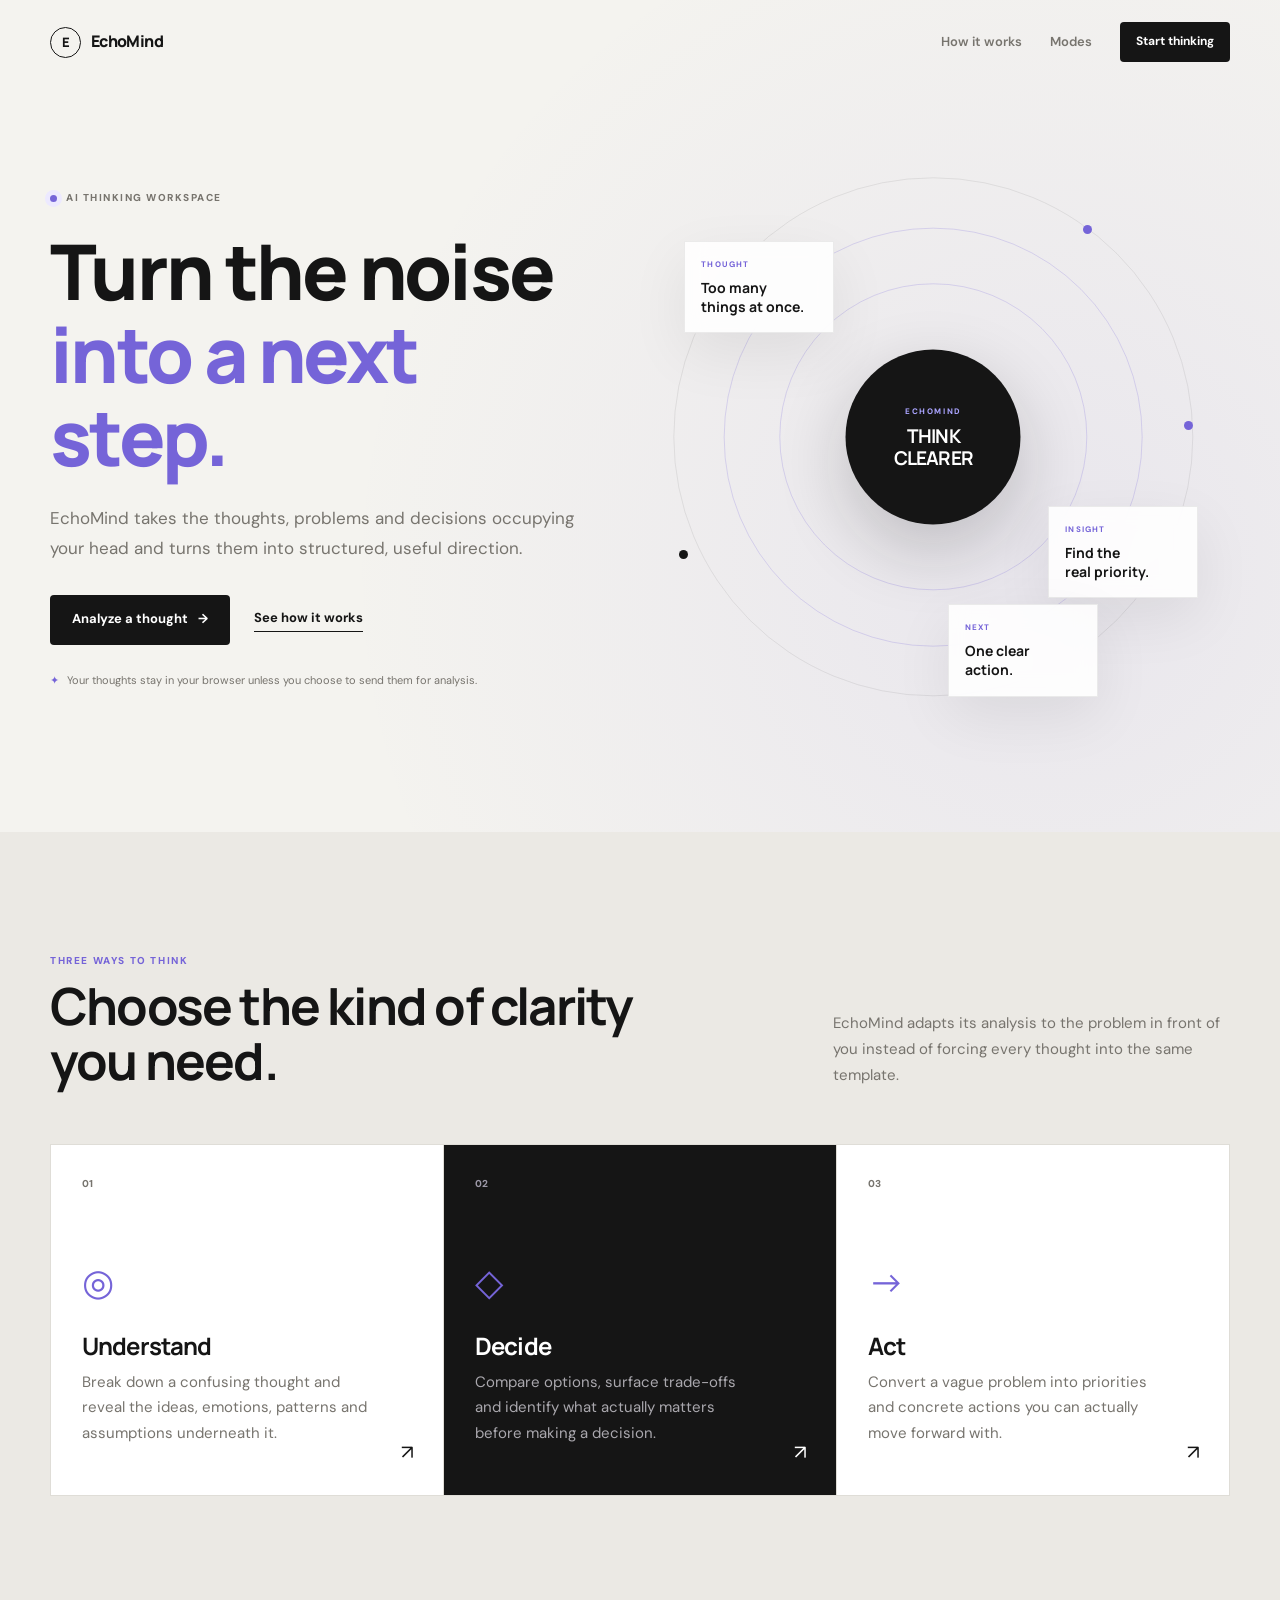
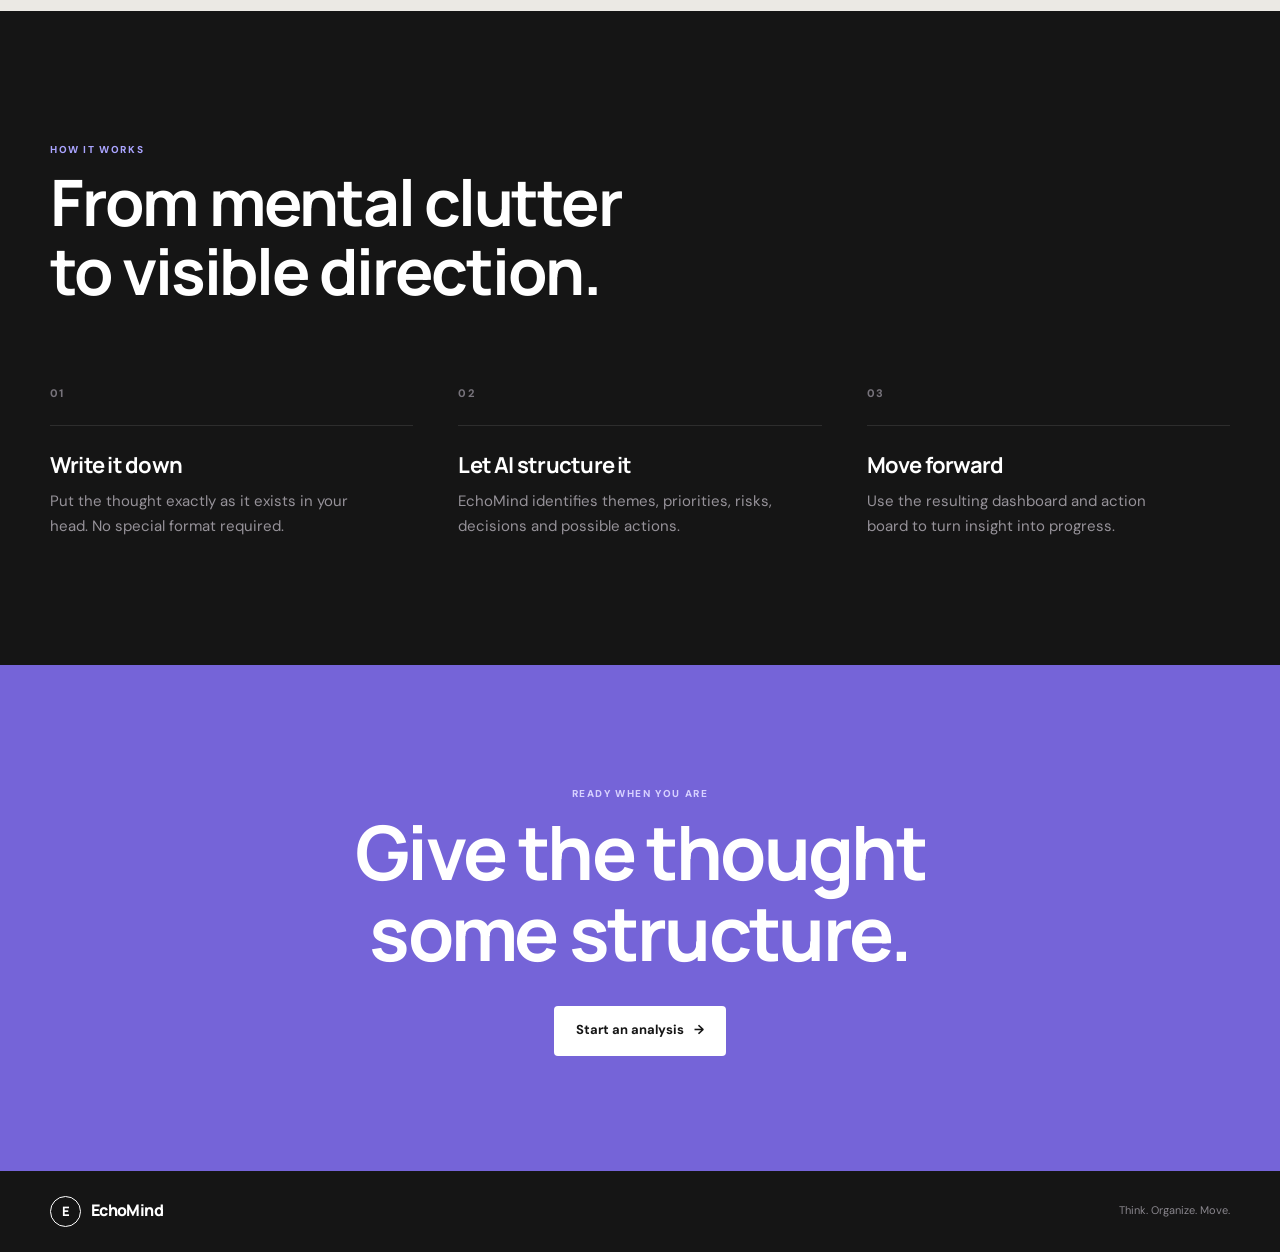
<file: index.html>
<!doctype html>
<html lang="en">
  <head>
    <meta charset="UTF-8" />
    <meta name="viewport" content="width=device-width, initial-scale=1.0" />

    <title>EchoMind | Think. Organize. Move.</title>

    <meta
      name="description"
      content="EchoMind turns complex thoughts into clear insights, priorities, decisions and actions." />

    <link rel="preconnect" href="https://fonts.googleapis.com" />
    <link rel="preconnect" href="https://fonts.gstatic.com" crossorigin />

    <link
      href="https://fonts.googleapis.com/css2?family=DM+Sans:wght@400;500;600;700&family=Manrope:wght@600;700;800&display=swap"
      rel="stylesheet" />

    <link rel="stylesheet" href="css/style.css" />
  </head>

  <body>
    <!-- =========================================================
       LANDING
  ========================================================== -->
    <section id="landingPage" class="screen landing-screen">
      <nav class="landing-nav">
        <div class="wrap nav-inner">
          <button
            class="brand brand-button"
            data-route="landing"
            aria-label="EchoMind home">
            <span class="brand-mark">E</span>
            <span class="brand-name">EchoMind</span>
          </button>

          <div class="desktop-nav">
            <a href="#how">How it works</a>
            <a href="#modes">Modes</a>
            <button class="nav-cta" data-route="input">Start thinking</button>
          </div>

          <button
            id="menuBtn"
            class="menu-btn"
            type="button"
            aria-label="Open menu"
            aria-expanded="false">
            <span></span>
            <span></span>
          </button>
        </div>

        <div id="mobileNav" class="mobile-nav" hidden>
          <a href="#how">How it works</a>
          <a href="#modes">Modes</a>
          <button data-route="input">Start thinking</button>
        </div>
      </nav>

      <main>
        <section class="hero-section">
          <div class="wrap hero-grid">
            <div class="hero-copy">
              <div class="eyebrow">
                <span class="eyebrow-dot"></span>
                AI thinking workspace
              </div>

              <h1>
                Turn the noise
                <span>into a next step.</span>
              </h1>

              <p class="hero-description">
                EchoMind takes the thoughts, problems and decisions occupying
                your head and turns them into structured, useful direction.
              </p>

              <div class="hero-actions">
                <button class="btn primary large" data-route="input">
                  Analyze a thought
                  <span>→</span>
                </button>

                <a class="text-link" href="#how"> See how it works </a>
              </div>

              <div class="hero-note">
                <span>✦</span>
                Your thoughts stay in your browser unless you choose to send
                them for analysis.
              </div>
            </div>

            <div class="hero-visual">
              <div class="orbital-system">
                <div class="orbit orbit-one"></div>
                <div class="orbit orbit-two"></div>
                <div class="orbit orbit-three"></div>

                <div class="hero-core">
                  <span class="core-label">ECHOMIND</span>
                  <strong>THINK<br />CLEARER</strong>
                </div>

                <div class="float-card card-one">
                  <span class="mini-label">THOUGHT</span>
                  <strong>Too many<br />things at once.</strong>
                </div>

                <div class="float-card card-two">
                  <span class="mini-label">INSIGHT</span>
                  <strong>Find the<br />real priority.</strong>
                </div>

                <div class="float-card card-three">
                  <span class="mini-label">NEXT</span>
                  <strong>One clear<br />action.</strong>
                </div>

                <div class="orbit-dot dot-one"></div>
                <div class="orbit-dot dot-two"></div>
                <div class="orbit-dot dot-three"></div>
              </div>
            </div>
          </div>
        </section>

        <section id="modes" class="modes-section">
          <div class="wrap">
            <div class="section-heading">
              <div>
                <span class="section-kicker">Three ways to think</span>
                <h2>Choose the kind of clarity you need.</h2>
              </div>

              <p>
                EchoMind adapts its analysis to the problem in front of you
                instead of forcing every thought into the same template.
              </p>
            </div>

            <div class="mode-showcase">
              <article class="mode-feature">
                <span class="mode-number">01</span>
                <div class="mode-symbol">◎</div>
                <h3>Understand</h3>
                <p>
                  Break down a confusing thought and reveal the ideas, emotions,
                  patterns and assumptions underneath it.
                </p>
                <span class="mode-arrow">↗</span>
              </article>

              <article class="mode-feature featured">
                <span class="mode-number">02</span>
                <div class="mode-symbol">◇</div>
                <h3>Decide</h3>
                <p>
                  Compare options, surface trade-offs and identify what actually
                  matters before making a decision.
                </p>
                <span class="mode-arrow">↗</span>
              </article>

              <article class="mode-feature">
                <span class="mode-number">03</span>
                <div class="mode-symbol">→</div>
                <h3>Act</h3>
                <p>
                  Convert a vague problem into priorities and concrete actions
                  you can actually move forward with.
                </p>
                <span class="mode-arrow">↗</span>
              </article>
            </div>
          </div>
        </section>

        <section id="how" class="how-section">
          <div class="wrap">
            <div class="how-intro">
              <span class="section-kicker light">How it works</span>
              <h2>
                From mental clutter
                <br />
                to visible direction.
              </h2>
            </div>

            <div class="steps-grid">
              <div class="step">
                <span>01</span>
                <div class="step-line"></div>
                <h3>Write it down</h3>
                <p>
                  Put the thought exactly as it exists in your head. No special
                  format required.
                </p>
              </div>

              <div class="step">
                <span>02</span>
                <div class="step-line"></div>
                <h3>Let AI structure it</h3>
                <p>
                  EchoMind identifies themes, priorities, risks, decisions and
                  possible actions.
                </p>
              </div>

              <div class="step">
                <span>03</span>
                <div class="step-line"></div>
                <h3>Move forward</h3>
                <p>
                  Use the resulting dashboard and action board to turn insight
                  into progress.
                </p>
              </div>
            </div>
          </div>
        </section>

        <section class="landing-cta">
          <div class="wrap cta-inner">
            <span class="section-kicker">Ready when you are</span>
            <h2>Give the thought<br />some structure.</h2>
            <button class="btn light large" data-route="input">
              Start an analysis
              <span>→</span>
            </button>
          </div>
        </section>
      </main>

      <footer class="landing-footer">
        <div class="wrap footer-inner">
          <div class="brand">
            <span class="brand-mark">E</span>
            <span class="brand-name">EchoMind</span>
          </div>

          <p>Think. Organize. Move.</p>
        </div>
      </footer>
    </section>

    <!-- =========================================================
       INPUT
  ========================================================== -->
    <section id="inputPage" class="screen workspace-screen" hidden>
      <div class="workspace-layout">
        <aside class="sidebar" id="workspaceSidebar">
          <div class="sidebar-top">
            <button
              class="sidebar-brand"
              data-route="landing"
              aria-label="EchoMind home">
              <span class="brand-mark">E</span>
              <span>EchoMind</span>
            </button>

            <div class="workspace-label">WORKSPACE</div>

            <nav class="sidebar-nav">
              <button class="side-link active" data-route="input">
                <span class="side-icon">＋</span>
                <span>New analysis</span>
              </button>

              <button class="side-link" data-route="dashboard">
                <span class="side-icon">◈</span>
                <span>Dashboard</span>
              </button>

              <button class="side-link" data-route="actions">
                <span class="side-icon">✓</span>
                <span>Action board</span>
              </button>

              <button class="side-link" data-route="history">
                <span class="side-icon">◷</span>
                <span>History</span>
              </button>
            </nav>
          </div>

          <div class="sidebar-bottom">
            <div class="api-status">
              <span class="status-dot"></span>
              <div>
                <small>AI ENGINE</small>
                <strong>OpenRouter</strong>
              </div>
            </div>

            <button id="sidebarSettings" class="sidebar-settings">
              <span>⚙</span>
              Settings
            </button>
          </div>
        </aside>

        <main class="workspace-content">
          <header class="workspace-topbar">
            <div class="topbar-left">
              <button
                class="mobile-sidebar-btn"
                data-sidebar-toggle
                type="button"
                aria-label="Open workspace menu">
                <span></span>
                <span></span>
              </button>

              <div>
                <span class="topbar-kicker">Workspace</span>
                <h1>New analysis</h1>
              </div>
            </div>

            <div class="topbar-actions">
              <button
                class="icon-button"
                id="settingsBtn"
                aria-label="Settings">
                ⚙
              </button>
            </div>
          </header>

          <div class="workspace-page input-page">
            <div class="page-intro">
              <span class="section-kicker">Clear the noise</span>
              <h2>What's on your mind?</h2>
              <p>
                Write freely. EchoMind will organize the thought after you
                submit it.
              </p>
            </div>

            <form id="thoughtForm" class="thought-form">
              <div class="thought-editor">
                <div class="editor-top">
                  <span>YOUR THOUGHT</span>
                  <span id="charCount">0 / 5000</span>
                </div>

                <textarea
                  id="thoughtInput"
                  name="thought"
                  maxlength="5000"
                  placeholder="Write about a problem, decision, concern, idea, or anything you want to understand better..."
                  required></textarea>

                <div class="editor-bottom">
                  <span>Minimum 20 characters</span>
                  <span>Private workspace</span>
                </div>
              </div>

              <div class="mode-selector">
                <div class="selector-heading">
                  <div>
                    <span class="section-kicker">Analysis mode</span>
                    <h3>What do you need from this thought?</h3>
                  </div>
                </div>

                <div class="mode-choice-grid">
                  <label class="mode-choice selected">
                    <input
                      type="radio"
                      name="mode"
                      value="understand"
                      checked />

                    <span class="choice-top">
                      <span class="choice-icon">◎</span>
                      <span class="choice-number">01</span>
                    </span>

                    <strong>Understand</strong>

                    <span>
                      Unpack the thought and identify the key ideas, patterns
                      and concerns.
                    </span>
                  </label>

                  <label class="mode-choice">
                    <input type="radio" name="mode" value="decide" />

                    <span class="choice-top">
                      <span class="choice-icon">◇</span>
                      <span class="choice-number">02</span>
                    </span>

                    <strong>Decide</strong>

                    <span>
                      Compare possibilities and clarify the trade-offs behind a
                      decision.
                    </span>
                  </label>

                  <label class="mode-choice">
                    <input type="radio" name="mode" value="act" />

                    <span class="choice-top">
                      <span class="choice-icon">→</span>
                      <span class="choice-number">03</span>
                    </span>

                    <strong>Act</strong>

                    <span>
                      Turn the thought into priorities and practical next
                      actions.
                    </span>
                  </label>
                </div>
              </div>

              <div id="formError" class="form-error" hidden></div>

              <div class="form-submit-row">
                <div class="submit-note">
                  <span>✦</span>
                  Powered by AI analysis
                </div>

                <button id="analyzeBtn" class="btn primary large" type="submit">
                  <span id="analyzeText">Analyze thought</span>
                  <span>→</span>
                </button>
              </div>

              <div id="loadingPanel" class="loading-panel" hidden>
                <span class="loading-spinner"></span>
                <div>
                  <strong>Thinking through it...</strong>
                  <p>Structuring your thought into something useful.</p>
                </div>
              </div>
            </form>
          </div>
        </main>
      </div>
    </section>

    <!-- =========================================================
       DASHBOARD
  ========================================================== -->
    <section id="dashboardPage" class="screen workspace-screen" hidden>
      <div class="workspace-layout">
        <aside class="sidebar">
          <div class="sidebar-top">
            <button class="sidebar-brand" data-route="landing">
              <span class="brand-mark">E</span>
              <span>EchoMind</span>
            </button>

            <div class="workspace-label">WORKSPACE</div>

            <nav class="sidebar-nav">
              <button class="side-link" data-route="input">
                <span class="side-icon">＋</span>
                <span>New analysis</span>
              </button>

              <button class="side-link active" data-route="dashboard">
                <span class="side-icon">◈</span>
                <span>Dashboard</span>
              </button>

              <button class="side-link" data-route="actions">
                <span class="side-icon">✓</span>
                <span>Action board</span>
              </button>

              <button class="side-link" data-route="history">
                <span class="side-icon">◷</span>
                <span>History</span>
              </button>
            </nav>
          </div>

          <div class="sidebar-bottom">
            <div class="api-status">
              <span class="status-dot"></span>
              <div>
                <small>AI ENGINE</small>
                <strong>OpenRouter</strong>
              </div>
            </div>

            <button class="sidebar-settings" data-open-settings>
              <span>⚙</span>
              Settings
            </button>
          </div>
        </aside>

        <main class="workspace-content">
          <header class="workspace-topbar">
            <div class="topbar-left">
              <button
                class="mobile-sidebar-btn"
                data-sidebar-toggle
                type="button"
                aria-label="Open workspace menu">
                <span></span>
                <span></span>
              </button>

              <div>
                <span class="topbar-kicker">Analysis workspace</span>
                <h1>Dashboard</h1>
              </div>
            </div>

            <div class="topbar-actions">
              <button class="topbar-link" data-route="history">History</button>

              <button class="topbar-link" data-route="actions">
                Action board
              </button>

              <button
                class="icon-button"
                data-open-settings
                aria-label="Settings">
                ⚙
              </button>
            </div>
          </header>

          <div class="workspace-page">
            <div class="analysis-header">
              <div>
                <div class="analysis-label-row">
                  <span class="section-kicker">AI analysis</span>
                  <span id="analysisModeBadge" class="badge"></span>
                </div>

                <h2 id="analysisTitle">Your analysis</h2>
                <p id="analysisSubtitle"></p>
              </div>

              <button class="btn outline" data-route="input">
                New thought
                <span>＋</span>
              </button>
            </div>

            <div id="dashboardContent"></div>
          </div>
        </main>
      </div>
    </section>

    <!-- =========================================================
       ACTION BOARD
  ========================================================== -->
    <section id="actionsPage" class="screen workspace-screen" hidden>
      <div class="workspace-layout">
        <aside class="sidebar">
          <div class="sidebar-top">
            <button class="sidebar-brand" data-route="landing">
              <span class="brand-mark">E</span>
              <span>EchoMind</span>
            </button>

            <div class="workspace-label">WORKSPACE</div>

            <nav class="sidebar-nav">
              <button class="side-link" data-route="input">
                <span class="side-icon">＋</span>
                <span>New analysis</span>
              </button>

              <button class="side-link" data-route="dashboard">
                <span class="side-icon">◈</span>
                <span>Dashboard</span>
              </button>

              <button class="side-link active" data-route="actions">
                <span class="side-icon">✓</span>
                <span>Action board</span>
              </button>

              <button class="side-link" data-route="history">
                <span class="side-icon">◷</span>
                <span>History</span>
              </button>
            </nav>
          </div>

          <div class="sidebar-bottom">
            <div class="api-status">
              <span class="status-dot"></span>
              <div>
                <small>AI ENGINE</small>
                <strong>OpenRouter</strong>
              </div>
            </div>

            <button class="sidebar-settings" data-open-settings>
              <span>⚙</span>
              Settings
            </button>
          </div>
        </aside>

        <main class="workspace-content">
          <header class="workspace-topbar">
            <div class="topbar-left">
              <button
                class="mobile-sidebar-btn"
                data-sidebar-toggle
                type="button"
                aria-label="Open workspace menu">
                <span></span>
                <span></span>
              </button>

              <div>
                <span class="topbar-kicker">Execution workspace</span>
                <h1>Action board</h1>
              </div>
            </div>

            <div class="topbar-actions">
              <button class="topbar-link" data-route="dashboard">
                Dashboard
              </button>

              <button class="topbar-link" data-route="history">History</button>

              <button id="newTaskBtn" class="btn primary">+ New task</button>
            </div>
          </header>

          <div class="workspace-page">
            <div class="page-intro action-intro">
              <div>
                <span class="section-kicker">Turn insight into movement</span>
                <h2>Action board</h2>
                <p>
                  Keep the next steps visible and move them forward one by one.
                </p>
              </div>
            </div>

            <div id="statsGrid" class="stats-grid"></div>

            <div class="board-heading">
              <div>
                <span class="section-kicker">Your workflow</span>
                <h3>What happens next?</h3>
              </div>
            </div>

            <div id="board" class="board"></div>

            <div class="progress-panel">
              <div class="progress-copy">
                <span class="section-kicker">Momentum</span>
                <h3 id="progressTitle">Overall progress</h3>
                <p id="progressMessage">Start with one small action.</p>
              </div>

              <strong id="progressPct">0%</strong>

              <div class="progress-track">
                <div id="progressBar" class="progress-fill"></div>
              </div>
            </div>
          </div>
        </main>
      </div>
    </section>

    <!-- =========================================================
       HISTORY
  ========================================================== -->
    <section id="historyPage" class="screen workspace-screen" hidden>
      <div class="workspace-layout">
        <aside class="sidebar">
          <div class="sidebar-top">
            <button class="sidebar-brand" data-route="landing">
              <span class="brand-mark">E</span>
              <span>EchoMind</span>
            </button>

            <div class="workspace-label">WORKSPACE</div>

            <nav class="sidebar-nav">
              <button class="side-link" data-route="input">
                <span class="side-icon">＋</span>
                <span>New analysis</span>
              </button>

              <button class="side-link" data-route="dashboard">
                <span class="side-icon">◈</span>
                <span>Dashboard</span>
              </button>

              <button class="side-link" data-route="actions">
                <span class="side-icon">✓</span>
                <span>Action board</span>
              </button>

              <button class="side-link active" data-route="history">
                <span class="side-icon">◷</span>
                <span>History</span>
              </button>
            </nav>
          </div>

          <div class="sidebar-bottom">
            <div class="api-status">
              <span class="status-dot"></span>
              <div>
                <small>AI ENGINE</small>
                <strong>OpenRouter</strong>
              </div>
            </div>

            <button class="sidebar-settings" data-open-settings>
              <span>⚙</span>
              Settings
            </button>
          </div>
        </aside>

        <main class="workspace-content">
          <header class="workspace-topbar">
            <div class="topbar-left">
              <button
                class="mobile-sidebar-btn"
                data-sidebar-toggle
                type="button"
                aria-label="Open workspace menu">
                <span></span>
                <span></span>
              </button>

              <div>
                <span class="topbar-kicker">Your thinking archive</span>
                <h1>History</h1>
              </div>
            </div>

            <div class="topbar-actions">
              <button class="topbar-link" data-route="input">
                New analysis
              </button>

              <button id="clearHistoryBtn" class="danger-action">
                Clear history
              </button>
            </div>
          </header>

          <div class="workspace-page">
            <div class="page-intro">
              <span class="section-kicker">Past analyses</span>
              <h2>Your thinking, over time.</h2>
              <p>Revisit previous thoughts, insights and decisions.</p>
            </div>

            <div class="history-toolbar">
              <label class="search-box">
                <span>⌕</span>
                <input
                  id="historySearch"
                  type="search"
                  placeholder="Search your analyses..." />
              </label>

              <select id="historyFilter">
                <option value="all">All modes</option>
                <option value="understand">Understand</option>
                <option value="decide">Decide</option>
                <option value="act">Act</option>
              </select>
            </div>

            <div id="historyList" class="history-list"></div>
          </div>
        </main>
      </div>
    </section>

    <!-- =========================================================
       MOBILE SIDEBAR OVERLAY
  ========================================================== -->
    <div id="sidebarOverlay" class="sidebar-overlay" hidden></div>

    <!-- =========================================================
       TASK MODAL
  ========================================================== -->
    <div
      id="taskModal"
      class="modal-backdrop"
      hidden
      role="dialog"
      aria-modal="true"
      aria-labelledby="taskModalTitle">
      <div class="modal">
        <div class="modal-header">
          <div>
            <span class="section-kicker">Action board</span>
            <h2 id="taskModalTitle">Create task</h2>
          </div>

          <button id="closeTaskModal" class="modal-close" aria-label="Close">
            ×
          </button>
        </div>

        <div class="modal-body">
          <label class="field">
            <span>Task title</span>
            <input
              id="taskTitle"
              type="text"
              placeholder="What needs to happen?" />
          </label>

          <div class="field-grid">
            <label class="field">
              <span>Priority</span>
              <select id="taskPriority">
                <option value="low">Low</option>
                <option value="medium" selected>Medium</option>
                <option value="high">High</option>
              </select>
            </label>

            <label class="field">
              <span>Status</span>
              <select id="taskStatus">
                <option value="todo" selected>To Do</option>
                <option value="progress">In Progress</option>
                <option value="done">Done</option>
              </select>
            </label>
          </div>
        </div>

        <div class="modal-footer">
          <button class="btn outline" id="closeTaskModal">Cancel</button>

          <button class="btn primary" id="saveTaskBtn">Create task</button>
        </div>
      </div>
    </div>

    <!-- =========================================================
       ANALYSIS MODAL
  ========================================================== -->
    <div
      id="analysisModal"
      class="modal-backdrop"
      hidden
      role="dialog"
      aria-modal="true">
      <div class="modal analysis-modal">
        <div class="modal-header">
          <div>
            <span id="modalMode" class="badge"></span>
            <h2 id="modalTitle">Analysis</h2>
          </div>

          <button
            id="closeAnalysisModal"
            class="modal-close"
            aria-label="Close">
            ×
          </button>
        </div>

        <div id="modalBody" class="modal-body analysis-modal-body"></div>
      </div>
    </div>

    <!-- =========================================================
       SETTINGS MODAL
  ========================================================== -->
    <div
      id="settingsModal"
      class="modal-backdrop"
      hidden
      role="dialog"
      aria-modal="true">
      <div class="modal">
        <div class="modal-header">
          <div>
            <span class="section-kicker">Configuration</span>
            <h2>Settings</h2>
          </div>

          <button id="closeSettings" class="modal-close" aria-label="Close">
            ×
          </button>
        </div>

        <div class="modal-body">
          <div class="settings-intro">
            <span class="settings-icon">◇</span>
            <div>
              <h3>OpenRouter API key</h3>
              <p>
                Your key is stored locally in this browser and is used to
                request AI analysis.
              </p>
            </div>
          </div>

          <label class="field">
            <span>API key</span>
            <input
              id="apiKeyInput"
              type="password"
              placeholder="sk-or-v1-..."
              autocomplete="off" />
          </label>

          <div class="security-note">
            <span>●</span>
            Stored locally. EchoMind does not send your key anywhere except when
            making the configured AI request.
          </div>
        </div>

        <div class="modal-footer modal-footer-split">
          <button id="removeKeyBtn" class="danger-action">
            Remove saved key
          </button>

          <button id="saveSettingsBtn" class="btn primary">
            Save settings
          </button>
        </div>
      </div>
    </div>

    <!-- =========================================================
       TOAST
  ========================================================== -->
    <div id="toast" class="toast" role="status" aria-live="polite"></div>

    <script type="module" src="./js/main.js"></script>
  </body>
</html>
</file>
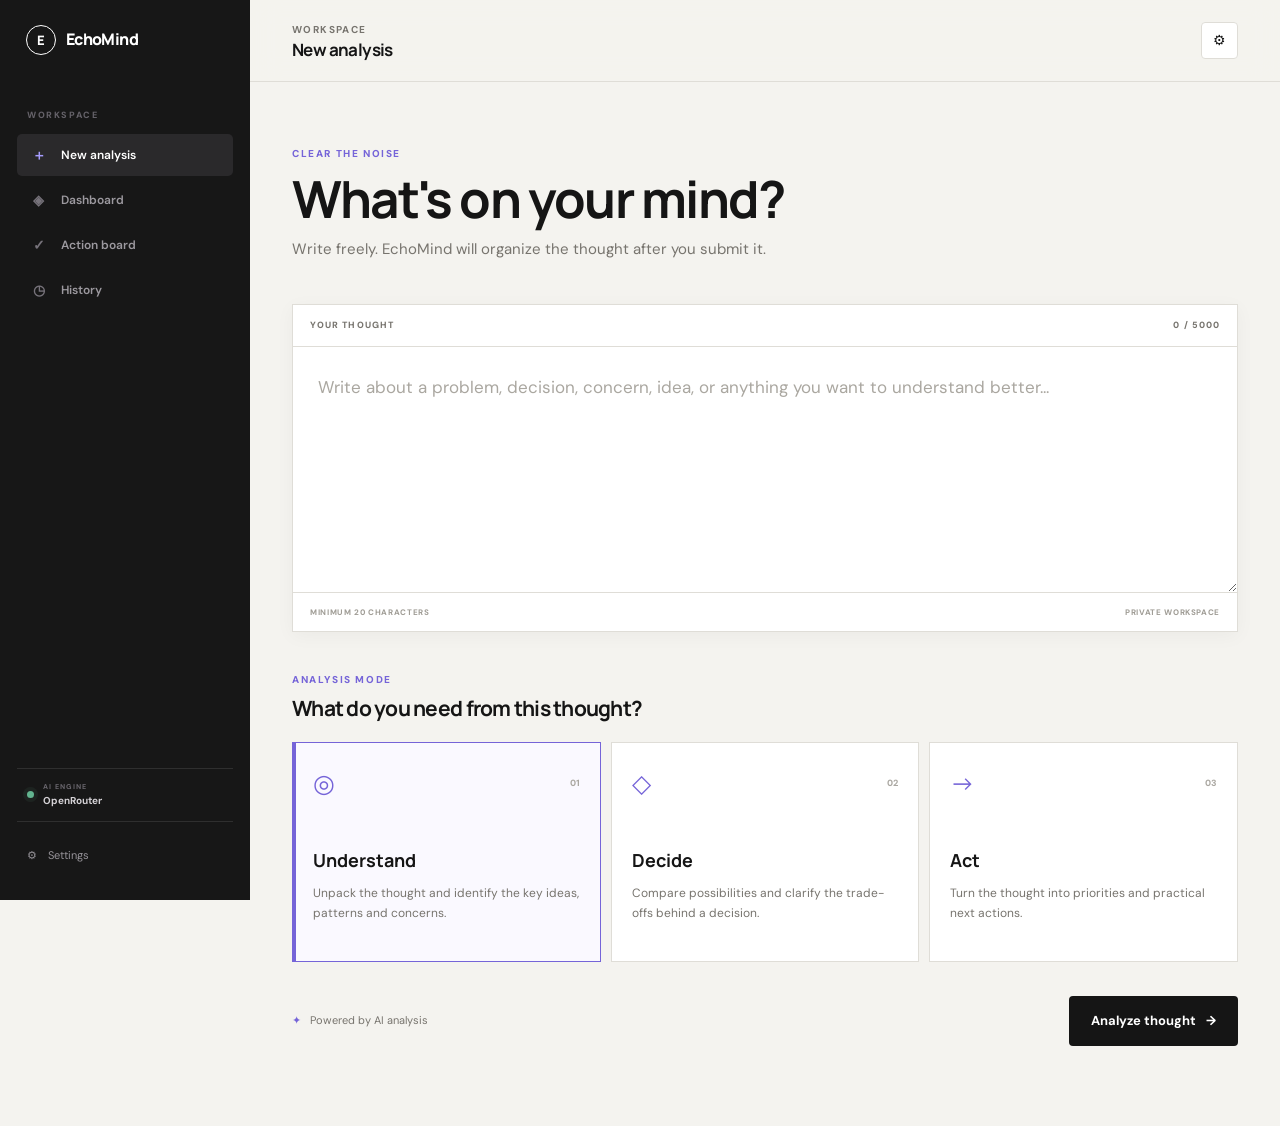
<file: Analysi_modes.html>
<!doctype html>
<html lang="en">
  <head>
    <meta charset="UTF-8" />
    <meta name="viewport" content="width=device-width,initial-scale=1.0" />
    <title>EchoMind | New Analysis</title>
    <script>
      location.replace("index.html#input");
    </script>
  </head>
  <body>
    Opening EchoMind…
  </body>
</html>
</file>
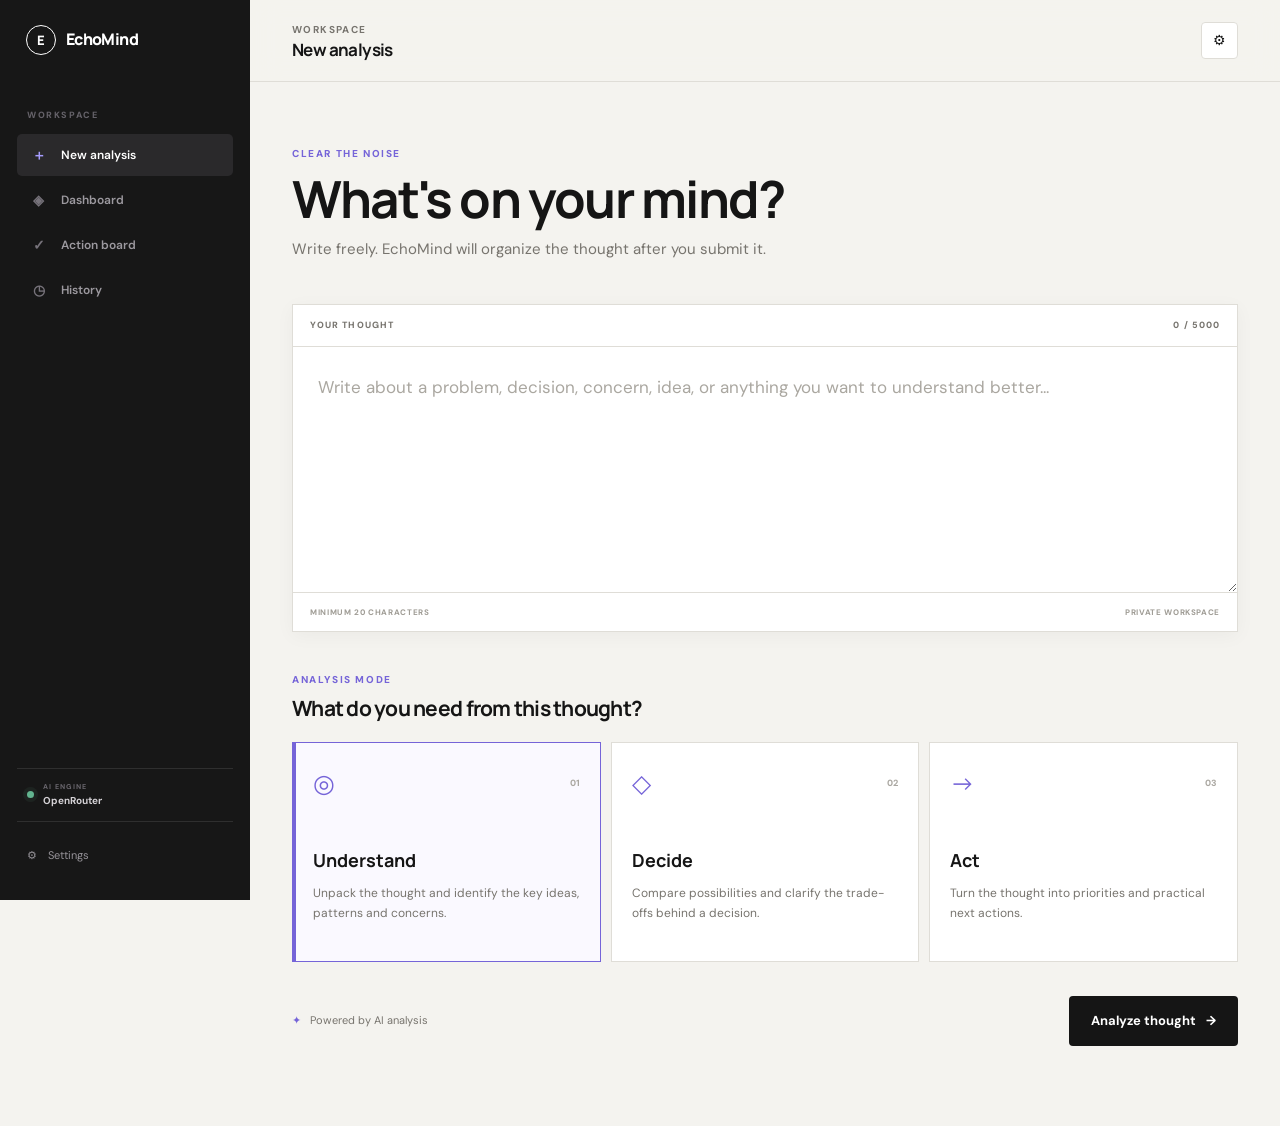
<file: Analysis_Dashboard.html>
<!doctype html>
<html lang="en">
  <head>
    <meta charset="UTF-8" />
    <meta name="viewport" content="width=device-width,initial-scale=1.0" />
    <title>EchoMind</title>
    <meta http-equiv="refresh" content="0;url=index.html#dashboard" />
    <script>
      location.replace("index.html#dashboard");
    </script>
  </head>
  <body>
    Opening EchoMind…
  </body>
</html>
</file>
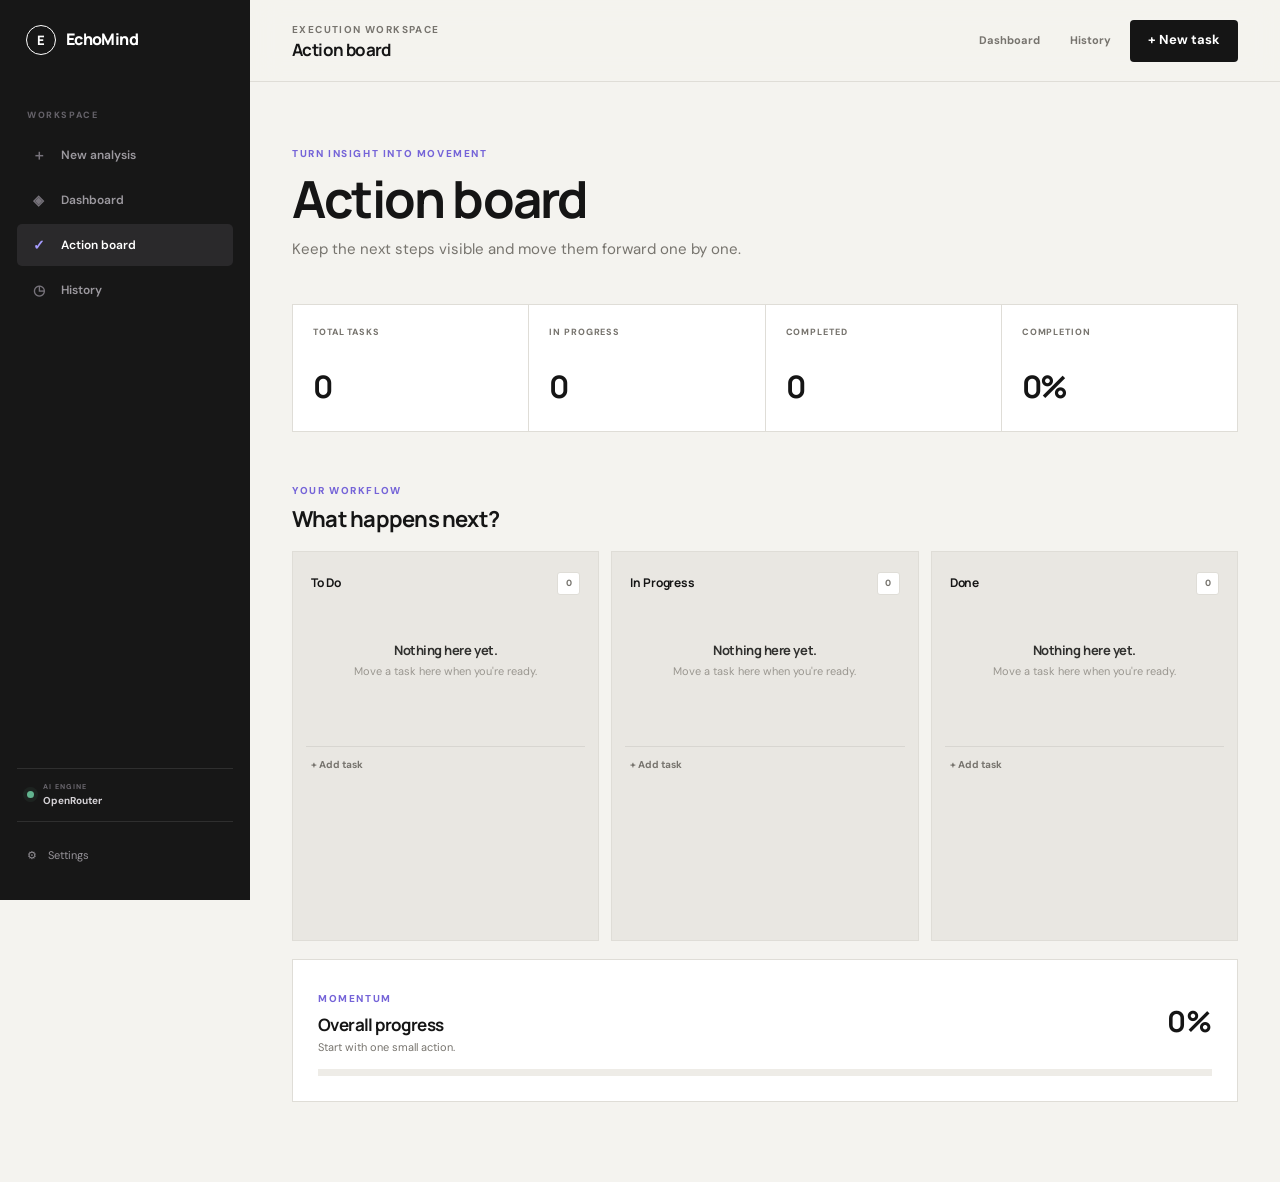
<file: history-action.html>
<!doctype html>
<html lang="en">
  <head>
    <meta charset="UTF-8" />
    <meta name="viewport" content="width=device-width,initial-scale=1.0" />
    <title>EchoMind | Action Board</title>
    <script>
      location.replace("index.html#actions");
    </script>
  </head>
  <body>
    Opening EchoMind Action Board…
  </body>
</html>
</file>
<file: css/style.css>
:root {
  --bg: #f4f3ef;
  --surface: #ffffff;
  --surface-soft: #eeece7;
  --surface-dark: #171717;

  --ink: #151515;
  --ink-soft: #30302e;
  --muted: #77746e;
  --muted-dark: #aaa79f;

  --line: #dfddd7;
  --line-dark: rgba(255, 255, 255, 0.1);

  --dark: #171717;
  --dark-soft: #222220;

  --purple: #7564d8;
  --purple-dark: #5f50bf;
  --purple-soft: #ece9ff;

  --green: #318c68;
  --green-soft: #e7f3ed;

  --orange: #c97939;
  --orange-soft: #f8eadf;

  --red: #bd5555;
  --red-soft: #f8e7e7;

  --shadow-sm: 0 4px 18px rgba(18, 18, 18, 0.04);
  --shadow: 0 20px 60px rgba(18, 18, 18, 0.07);

  --sidebar-width: 250px;

  --radius-sm: 4px;
  --radius: 8px;
  --radius-lg: 14px;

  --transition: 180ms ease;
}

* {
  box-sizing: border-box;
}

html {
  scroll-behavior: smooth;
}

body {
  margin: 0;
  min-width: 320px;
  background: var(--bg);
  color: var(--ink);
  font-family: "DM Sans", sans-serif;
  font-size: 15px;
  line-height: 1.6;
}

body,
button,
input,
textarea,
select {
  font-family: "DM Sans", sans-serif;
}

button,
input,
textarea,
select {
  font: inherit;
}

button {
  cursor: pointer;
}

button:disabled {
  cursor: not-allowed;
}

a {
  color: inherit;
  text-decoration: none;
}

img {
  display: block;
  max-width: 100%;
}

[hidden] {
  display: none !important;
}

.wrap {
  width: min(1180px, calc(100% - 48px));
  margin-inline: auto;
}

/* =========================================================
   TYPOGRAPHY
========================================================= */

h1,
h2,
h3,
h4,
p {
  margin-top: 0;
}

h1,
h2,
h3,
h4 {
  font-family: "Manrope", sans-serif;
  letter-spacing: -0.035em;
}

h1,
h2,
h3 {
  line-height: 1.08;
}

.section-kicker {
  display: inline-block;
  margin-bottom: 12px;
  color: var(--purple);
  font-size: 10px;
  font-weight: 800;
  letter-spacing: 0.16em;
  line-height: 1;
  text-transform: uppercase;
}

.section-kicker.light {
  color: #aaa4ff;
}

.topbar-kicker {
  display: block;
  margin-bottom: 3px;
  color: var(--muted);
  font-size: 10px;
  font-weight: 700;
  letter-spacing: 0.14em;
  text-transform: uppercase;
}

/* =========================================================
   BUTTONS
========================================================= */

.btn {
  display: inline-flex;
  align-items: center;
  justify-content: center;
  gap: 10px;

  min-height: 42px;
  padding: 0 17px;

  border: 1px solid transparent;
  border-radius: var(--radius-sm);

  font-size: 13px;
  font-weight: 700;

  transition:
    transform var(--transition),
    background var(--transition),
    color var(--transition),
    border-color var(--transition);
}

.btn:hover {
  transform: translateY(-1px);
}

.btn.primary {
  background: var(--ink);
  color: white;
}

.btn.primary:hover {
  background: #2a2927;
}

.btn.outline {
  background: transparent;
  border-color: var(--line);
  color: var(--ink);
}

.btn.outline:hover {
  background: var(--surface);
  border-color: #c9c6bf;
}

.btn.light {
  background: white;
  color: var(--ink);
}

.btn.large {
  min-height: 50px;
  padding-inline: 21px;
}

.text-link {
  color: var(--ink);
  font-size: 13px;
  font-weight: 700;
}

.text-link::after {
  content: "";
  display: block;
  width: 100%;
  height: 1px;
  margin-top: 2px;
  background: currentColor;
  transform-origin: left;
  transition: transform var(--transition);
}

.text-link:hover::after {
  transform: scaleX(0.65);
}

/* =========================================================
   BRAND
========================================================= */

.brand,
.sidebar-brand {
  border: 0;
  background: transparent;
}

.brand {
  display: inline-flex;
  align-items: center;
  gap: 10px;
}

.brand-button {
  padding: 0;
  color: inherit;
}

.brand-mark {
  display: grid;
  width: 31px;
  height: 31px;
  place-items: center;

  border: 1px solid currentColor;
  border-radius: 50%;

  font-family: "Manrope", sans-serif;
  font-size: 13px;
  font-weight: 800;
}

.brand-name {
  font-family: "Manrope", sans-serif;
  font-size: 16px;
  font-weight: 800;
  letter-spacing: -0.04em;
}

/* =========================================================
   LANDING NAV
========================================================= */

.landing-screen {
  overflow: hidden;
  background:
    radial-gradient(
      circle at 82% 20%,
      rgba(117, 100, 216, 0.09),
      transparent 28%
    ),
    var(--bg);
}

.landing-nav {
  position: relative;
  z-index: 30;
  padding-top: 22px;
}

.nav-inner {
  display: flex;
  align-items: center;
  justify-content: space-between;
}

.desktop-nav {
  display: flex;
  align-items: center;
  gap: 28px;
}

.desktop-nav > a {
  color: var(--muted);
  font-size: 13px;
  font-weight: 600;
  transition: color var(--transition);
}

.desktop-nav > a:hover {
  color: var(--ink);
}

.nav-cta {
  min-height: 40px;
  padding: 0 16px;
  border: 0;
  border-radius: var(--radius-sm);
  background: var(--ink);
  color: white;
  font-size: 12px;
  font-weight: 700;
}

.menu-btn {
  display: none;
  width: 40px;
  height: 40px;
  padding: 0;
  border: 1px solid var(--line);
  background: var(--surface);
  border-radius: var(--radius-sm);
}

.menu-btn span {
  display: block;
  width: 16px;
  height: 1px;
  margin: 4px auto;
  background: var(--ink);
}

.mobile-nav {
  position: absolute;
  top: 68px;
  right: 24px;
  left: 24px;
  padding: 8px;
  border: 1px solid var(--line);
  background: rgba(255, 255, 255, 0.98);
  box-shadow: var(--shadow);
  border-radius: var(--radius);
}

.mobile-nav a,
.mobile-nav button {
  display: block;
  width: 100%;
  padding: 12px;
  border: 0;
  background: transparent;
  text-align: left;
  font-size: 13px;
  font-weight: 600;
}

.mobile-nav button {
  background: var(--ink);
  color: white;
  text-align: center;
}

/* =========================================================
   LANDING HERO
========================================================= */

.hero-section {
  padding: 100px 0 120px;
}

.hero-grid {
  display: grid;
  grid-template-columns: minmax(0, 0.95fr) minmax(420px, 1.05fr);
  align-items: center;
  gap: 50px;
}

.eyebrow {
  display: inline-flex;
  align-items: center;
  gap: 9px;
  margin-bottom: 24px;

  color: var(--muted);
  font-size: 10px;
  font-weight: 800;
  letter-spacing: 0.15em;
  text-transform: uppercase;
}

.eyebrow-dot {
  width: 7px;
  height: 7px;
  border-radius: 50%;
  background: var(--purple);
  box-shadow: 0 0 0 5px var(--purple-soft);
}

.hero-copy h1 {
  max-width: 620px;
  margin-bottom: 25px;
  font-size: clamp(52px, 6vw, 84px);
  font-weight: 800;
}

.hero-copy h1 span {
  display: block;
  color: var(--purple);
}

.hero-description {
  max-width: 550px;
  margin-bottom: 31px;
  color: var(--muted);
  font-size: 17px;
  line-height: 1.75;
}

.hero-actions {
  display: flex;
  align-items: center;
  gap: 24px;
  margin-bottom: 27px;
}

.hero-note {
  display: flex;
  align-items: flex-start;
  gap: 8px;
  max-width: 430px;
  color: var(--muted);
  font-size: 11px;
}

.hero-note span {
  color: var(--purple);
}

.hero-visual {
  min-height: 550px;
  display: grid;
  place-items: center;
}

.orbital-system {
  position: relative;
  width: min(530px, 100%);
  aspect-ratio: 1;
}

.orbit {
  position: absolute;
  inset: 50%;
  border: 1px solid rgba(117, 100, 216, 0.22);
  border-radius: 50%;
  transform: translate(-50%, -50%);
}

.orbit-one {
  width: 58%;
  height: 58%;
}

.orbit-two {
  width: 79%;
  height: 79%;
}

.orbit-three {
  width: 98%;
  height: 98%;
  border-color: rgba(21, 21, 21, 0.08);
}

.hero-core {
  position: absolute;
  top: 50%;
  left: 50%;
  display: flex;
  width: 175px;
  height: 175px;
  flex-direction: column;
  align-items: center;
  justify-content: center;
  transform: translate(-50%, -50%);

  border-radius: 50%;
  background: var(--ink);
  color: white;
  box-shadow: 0 25px 70px rgba(20, 20, 20, 0.2);
  text-align: center;
}

.core-label {
  margin-bottom: 8px;
  color: #aaa4ff;
  font-size: 8px;
  font-weight: 800;
  letter-spacing: 0.2em;
}

.hero-core strong {
  font-family: "Manrope", sans-serif;
  font-size: 19px;
  line-height: 1.15;
  letter-spacing: -0.04em;
}

.float-card {
  position: absolute;
  width: 150px;
  padding: 16px;

  border: 1px solid rgba(21, 21, 21, 0.08);
  background: rgba(255, 255, 255, 0.88);
  box-shadow: var(--shadow);
  backdrop-filter: blur(10px);
}

.float-card strong {
  display: block;
  font-family: "Manrope", sans-serif;
  font-size: 14px;
  line-height: 1.35;
}

.mini-label {
  display: block;
  margin-bottom: 8px;
  color: var(--purple);
  font-size: 8px;
  font-weight: 800;
  letter-spacing: 0.14em;
}

.card-one {
  top: 13%;
  left: 3%;
}

.card-two {
  top: 63%;
  right: 0;
}

.card-three {
  right: 19%;
  bottom: 1%;
}

.orbit-dot {
  position: absolute;
  width: 9px;
  height: 9px;
  border-radius: 50%;
  background: var(--purple);
}

.dot-one {
  top: 10%;
  right: 20%;
}

.dot-two {
  bottom: 27%;
  left: 2%;
  background: var(--ink);
}

.dot-three {
  top: 47%;
  right: 1%;
}

/* =========================================================
   LANDING MODES
========================================================= */

.modes-section {
  padding: 115px 0;
  background: #ebe9e4;
}

.section-heading {
  display: grid;
  grid-template-columns: 1fr 0.55fr;
  align-items: end;
  gap: 60px;
  margin-bottom: 55px;
}

.section-heading h2 {
  max-width: 600px;
  margin-bottom: 0;
  font-size: clamp(34px, 4vw, 53px);
}

.section-heading p {
  margin-bottom: 0;
  color: var(--muted);
  line-height: 1.75;
}

.mode-showcase {
  display: grid;
  grid-template-columns: repeat(3, 1fr);
  gap: 1px;
  background: var(--line);
  border: 1px solid var(--line);
}

.mode-feature {
  position: relative;
  min-height: 350px;
  padding: 31px;
  background: var(--surface);
}

.mode-feature.featured {
  background: var(--ink);
  color: white;
}

.mode-number {
  display: block;
  color: var(--muted);
  font-size: 10px;
  font-weight: 800;
}

.featured .mode-number {
  color: #9d99a8;
}

.mode-symbol {
  margin: 60px 0 22px;
  color: var(--purple);
  font-family: "Manrope", sans-serif;
  font-size: 37px;
}

.mode-feature h3 {
  margin-bottom: 11px;
  font-size: 24px;
}

.mode-feature p {
  max-width: 290px;
  margin-bottom: 0;
  color: var(--muted);
  line-height: 1.7;
}

.featured p {
  color: #aaa8ae;
}

.mode-arrow {
  position: absolute;
  right: 29px;
  bottom: 27px;
  font-size: 20px;
}

/* =========================================================
   HOW SECTION
========================================================= */

.how-section {
  padding: 125px 0;
  background: var(--ink);
  color: white;
}

.how-intro {
  margin-bottom: 75px;
}

.how-intro h2 {
  margin-bottom: 0;
  font-size: clamp(42px, 5vw, 67px);
}

.steps-grid {
  display: grid;
  grid-template-columns: repeat(3, 1fr);
  gap: 45px;
}

.step {
  position: relative;
}

.step > span {
  color: #77737b;
  font-size: 11px;
  font-weight: 800;
  letter-spacing: 0.12em;
}

.step-line {
  width: 100%;
  height: 1px;
  margin: 21px 0 28px;
  background: var(--line-dark);
}

.step h3 {
  margin-bottom: 11px;
  font-size: 22px;
}

.step p {
  max-width: 320px;
  margin-bottom: 0;
  color: #969299;
  line-height: 1.7;
}

/* =========================================================
   LANDING CTA + FOOTER
========================================================= */

.landing-cta {
  padding: 115px 0;
  background: var(--purple);
  color: white;
}

.cta-inner {
  text-align: center;
}

.cta-inner .section-kicker {
  color: #d7d1ff;
}

.cta-inner h2 {
  margin-bottom: 33px;
  font-size: clamp(45px, 6vw, 75px);
}

.landing-footer {
  padding: 25px 0;
  background: var(--ink);
  color: white;
}

.footer-inner {
  display: flex;
  align-items: center;
  justify-content: space-between;
}

.footer-inner p {
  margin: 0;
  color: #88858c;
  font-size: 11px;
}

/* =========================================================
   WORKSPACE SHELL
========================================================= */

.workspace-screen {
  min-height: 100vh;
  background: var(--bg);
}

.workspace-layout {
  display: grid;
  min-height: 100vh;
  grid-template-columns: var(--sidebar-width) minmax(0, 1fr);
}

.sidebar {
  position: sticky;
  top: 0;
  z-index: 50;

  display: flex;
  height: 100vh;
  flex-direction: column;
  justify-content: space-between;

  padding: 25px 17px;

  background: var(--dark);
  color: white;
}

.sidebar-top {
  min-width: 0;
}

.sidebar-brand {
  display: flex;
  width: 100%;
  align-items: center;
  gap: 10px;
  padding: 0 9px;
  color: white;
  text-align: left;
}

.sidebar-brand .brand-mark {
  width: 30px;
  height: 30px;
}

.sidebar-brand > span:last-child {
  font-family: "Manrope", sans-serif;
  font-size: 16px;
  font-weight: 800;
  letter-spacing: -0.04em;
}

.workspace-label {
  margin: 53px 10px 12px;
  color: #656269;
  font-size: 9px;
  font-weight: 800;
  letter-spacing: 0.18em;
}

.sidebar-nav {
  display: grid;
  gap: 3px;
}

.side-link {
  display: flex;
  width: 100%;
  align-items: center;
  gap: 11px;

  min-height: 42px;
  padding: 0 10px;

  border: 0;
  border-radius: 5px;
  background: transparent;

  color: #9c999f;
  font-size: 12px;
  font-weight: 600;
  text-align: left;

  transition:
    background var(--transition),
    color var(--transition);
}

.side-link:hover {
  background: rgba(255, 255, 255, 0.05);
  color: white;
}

.side-link.active {
  background: #2a292b;
  color: white;
}

.side-icon {
  display: grid;
  width: 23px;
  height: 23px;
  place-items: center;
  color: #77737b;
  font-size: 14px;
}

.side-link.active .side-icon {
  color: #a69cff;
}

.sidebar-bottom {
  display: grid;
  gap: 15px;
}

.api-status {
  display: flex;
  align-items: center;
  gap: 9px;
  padding: 12px 10px;
  border-top: 1px solid var(--line-dark);
  border-bottom: 1px solid var(--line-dark);
}

.status-dot {
  width: 7px;
  height: 7px;
  border-radius: 50%;
  background: #62b48f;
  box-shadow: 0 0 0 4px rgba(98, 180, 143, 0.08);
}

.api-status small {
  display: block;
  color: #69666d;
  font-size: 7px;
  font-weight: 800;
  letter-spacing: 0.15em;
}

.api-status strong {
  display: block;
  margin-top: 1px;
  color: #d5d2d6;
  font-size: 10px;
}

.sidebar-settings {
  display: flex;
  width: 100%;
  align-items: center;
  gap: 11px;
  min-height: 38px;
  padding: 0 10px;

  border: 0;
  background: transparent;
  color: #97949a;

  font-size: 11px;
  text-align: left;
}

.sidebar-settings:hover {
  color: white;
}

.workspace-content {
  min-width: 0;
}

.workspace-topbar {
  position: sticky;
  top: 0;
  z-index: 20;

  display: flex;
  min-height: 82px;
  align-items: center;
  justify-content: space-between;

  padding: 0 42px;

  border-bottom: 1px solid var(--line);
  background: rgba(244, 243, 239, 0.94);
  backdrop-filter: blur(14px);
}

.topbar-left {
  display: flex;
  align-items: center;
  gap: 13px;
}

.topbar-left h1 {
  margin: 0;
  font-size: 17px;
}

.topbar-actions {
  display: flex;
  align-items: center;
  gap: 8px;
}

.topbar-link {
  min-height: 36px;
  padding: 0 11px;
  border: 0;
  background: transparent;
  color: var(--muted);
  font-size: 11px;
  font-weight: 700;
}

.topbar-link:hover {
  color: var(--ink);
}

.icon-button {
  display: grid;
  width: 37px;
  height: 37px;
  place-items: center;
  border: 1px solid var(--line);
  border-radius: var(--radius-sm);
  background: white;
  color: var(--ink);
  font-size: 14px;
}

.mobile-sidebar-btn {
  display: none;
  width: 37px;
  height: 37px;
  padding: 0;
  border: 1px solid var(--line);
  border-radius: var(--radius-sm);
  background: white;
}

.mobile-sidebar-btn span {
  display: block;
  width: 15px;
  height: 1px;
  margin: 4px auto;
  background: var(--ink);
}

.workspace-page {
  width: min(1180px, calc(100% - 84px));
  margin-inline: auto;
  padding: 58px 0 80px;
}

/* =========================================================
   PAGE INTRO
========================================================= */

.page-intro {
  margin-bottom: 43px;
}

.page-intro h2 {
  margin-bottom: 11px;
  font-size: clamp(35px, 4vw, 52px);
}

.page-intro p {
  max-width: 580px;
  margin-bottom: 0;
  color: var(--muted);
}

.analysis-header {
  display: flex;
  align-items: flex-end;
  justify-content: space-between;
  gap: 35px;
  margin-bottom: 43px;
  padding-bottom: 35px;
  border-bottom: 1px solid var(--line);
}

.analysis-label-row {
  display: flex;
  align-items: center;
  gap: 12px;
}

.analysis-header h2 {
  max-width: 780px;
  margin-bottom: 11px;
  font-size: clamp(35px, 4vw, 55px);
}

.analysis-header p {
  max-width: 700px;
  margin-bottom: 0;
  color: var(--muted);
}

/* =========================================================
   BADGES
========================================================= */

.badge {
  display: inline-flex;
  min-height: 24px;
  align-items: center;
  padding: 0 9px;
  border-radius: 3px;

  background: var(--surface-soft);
  color: var(--muted);

  font-size: 9px;
  font-weight: 800;
  letter-spacing: 0.08em;
  text-transform: uppercase;
}

.badge.mode-understand {
  background: var(--purple-soft);
  color: var(--purple-dark);
}

.badge.mode-decide {
  background: var(--orange-soft);
  color: var(--orange);
}

.badge.mode-act {
  background: var(--green-soft);
  color: var(--green);
}

/* =========================================================
   INPUT PAGE
========================================================= */

.input-page {
  max-width: 980px;
}

.thought-form {
  display: grid;
  gap: 34px;
}

.thought-editor {
  overflow: hidden;
  border: 1px solid var(--line);
  background: white;
  box-shadow: var(--shadow-sm);
}

.editor-top,
.editor-bottom {
  display: flex;
  align-items: center;
  justify-content: space-between;
  padding: 13px 17px;

  color: var(--muted);
  font-size: 9px;
  font-weight: 800;
  letter-spacing: 0.12em;
  text-transform: uppercase;
}

.editor-top {
  border-bottom: 1px solid var(--line);
}

.editor-bottom {
  border-top: 1px solid var(--line);
  color: #a09d96;
  font-size: 8px;
  letter-spacing: 0.08em;
}

.thought-editor textarea {
  display: block;
  width: 100%;
  min-height: 245px;
  padding: 25px;

  resize: vertical;
  border: 0;
  outline: 0;
  background: white;

  color: var(--ink);
  font-size: 17px;
  line-height: 1.8;
}

.thought-editor textarea::placeholder {
  color: #aaa7a0;
}

.mode-selector {
  display: grid;
  gap: 22px;
}

.selector-heading h3 {
  margin-bottom: 0;
  font-size: 21px;
}

.mode-choice-grid {
  display: grid;
  grid-template-columns: repeat(3, 1fr);
  gap: 10px;
}

.mode-choice {
  position: relative;
  display: flex;
  min-height: 220px;
  flex-direction: column;
  padding: 20px;

  border: 1px solid var(--line);
  background: white;

  cursor: pointer;
  transition:
    border-color var(--transition),
    background var(--transition),
    transform var(--transition);
}

.mode-choice:hover {
  transform: translateY(-2px);
  border-color: #c9c5be;
}

.mode-choice.selected {
  border-color: var(--purple);
  background: #faf9ff;
  box-shadow: inset 3px 0 0 var(--purple);
}

.mode-choice input {
  position: absolute;
  opacity: 0;
  pointer-events: none;
}

.choice-top {
  display: flex;
  align-items: center;
  justify-content: space-between;
}

.choice-icon {
  color: var(--purple);
  font-family: "Manrope", sans-serif;
  font-size: 25px;
}

.choice-number {
  color: #aaa7a1;
  font-size: 9px;
  font-weight: 800;
}

.mode-choice strong {
  margin-top: 43px;
  margin-bottom: 9px;
  font-family: "Manrope", sans-serif;
  font-size: 18px;
}

.mode-choice > span:last-child {
  color: var(--muted);
  font-size: 12px;
  line-height: 1.65;
}

.form-submit-row {
  display: flex;
  align-items: center;
  justify-content: space-between;
  gap: 20px;
}

.submit-note {
  color: var(--muted);
  font-size: 11px;
}

.submit-note span {
  margin-right: 6px;
  color: var(--purple);
}

.form-error {
  padding: 13px 15px;
  border: 1px solid #e8caca;
  background: var(--red-soft);
  color: var(--red);
  font-size: 12px;
}

.loading-panel {
  display: flex;
  align-items: center;
  gap: 13px;
  padding: 16px;
  border: 1px solid var(--line);
  background: white;
}

.loading-spinner {
  width: 19px;
  height: 19px;
  border: 2px solid var(--line);
  border-top-color: var(--purple);
  border-radius: 50%;
  animation: spin 700ms linear infinite;
}

.loading-panel strong {
  font-size: 12px;
}

.loading-panel p {
  margin: 2px 0 0;
  color: var(--muted);
  font-size: 11px;
}

@keyframes spin {
  to {
    transform: rotate(360deg);
  }
}

/* =========================================================
   DASHBOARD
========================================================= */

#dashboardContent {
  display: grid;
  gap: 18px;
}

.analysis-grid {
  display: grid;
  grid-template-columns: 1.45fr 0.75fr;
  gap: 18px;
}

.panel {
  min-width: 0;
  padding: 25px;
  border: 1px solid var(--line);
  background: white;
}

.panel h3 {
  margin-bottom: 18px;
  font-size: 13px;
  letter-spacing: -0.01em;
}

.summary-panel {
  display: flex;
  min-height: 100%;
  flex-direction: column;
}

.summary-panel > p {
  margin-bottom: 25px;
  color: var(--muted);
  font-size: 13px;
  line-height: 1.75;
}

.summary-panel .list-item {
  margin-top: auto;
}

.mind-map {
  position: relative;
  min-height: 330px;
  overflow: hidden;
  background:
    linear-gradient(rgba(21, 21, 21, 0.035) 1px, transparent 1px),
    linear-gradient(90deg, rgba(21, 21, 21, 0.035) 1px, transparent 1px);
  background-size: 28px 28px;
}

.mind-map::before,
.mind-map::after {
  content: "";
  position: absolute;
  background: var(--line);
}

.mind-map::before {
  top: 50%;
  right: 15%;
  left: 15%;
  height: 1px;
}

.mind-map::after {
  top: 17%;
  bottom: 17%;
  left: 50%;
  width: 1px;
}

.mind-center {
  position: absolute;
  top: 50%;
  left: 50%;
  z-index: 2;

  display: grid;
  width: 100px;
  height: 100px;
  place-items: center;
  transform: translate(-50%, -50%);

  border: 1px solid var(--purple);
  border-radius: 50%;
  background: var(--ink);
  color: white;

  font-size: 9px;
  font-weight: 800;
  letter-spacing: 0.13em;
}

.mind-node {
  position: absolute;
  z-index: 3;
  width: 150px;
  padding: 12px;

  border: 1px solid var(--line);
  background: white;
  box-shadow: var(--shadow-sm);
}

.mind-node b {
  display: block;
  margin-bottom: 3px;
  font-size: 11px;
}

.mind-node span {
  color: var(--muted);
  font-size: 9px;
  line-height: 1.45;
}

.node1 {
  top: 15%;
  left: 8%;
}

.node2 {
  top: 15%;
  right: 8%;
}

.node3 {
  right: 8%;
  bottom: 15%;
}

.node4 {
  bottom: 15%;
  left: 8%;
}

.list {
  display: grid;
}

.list-item {
  display: flex;
  align-items: flex-start;
  gap: 10px;
  padding: 13px 0;
  border-bottom: 1px solid var(--line);
  font-size: 12px;
}

.list-item:last-child {
  border-bottom: 0;
}

.list-item b {
  font-size: 11px;
}

.dot {
  flex: 0 0 auto;
  width: 7px;
  height: 7px;
  margin-top: 6px;
  border-radius: 50%;
}

.dot.purple {
  background: var(--purple);
}

.dot.orange {
  background: var(--orange);
}

.dot.green {
  background: var(--green);
}

.insight-grid {
  display: grid;
  grid-template-columns: repeat(4, 1fr);
  gap: 18px;
}

.insight-grid .panel {
  min-height: 245px;
}

.history-meta {
  margin-top: 7px;
  color: var(--muted);
  font-size: 10px;
  line-height: 1.65;
}

/* =========================================================
   ACTION BOARD
========================================================= */

.action-intro {
  display: flex;
  justify-content: space-between;
}

.stats-grid {
  display: grid;
  grid-template-columns: repeat(4, 1fr);
  gap: 1px;
  margin-bottom: 45px;
  border: 1px solid var(--line);
  background: var(--line);
}

.stat {
  min-height: 115px;
  padding: 20px;
  background: white;
}

.stat span {
  display: block;
  margin-bottom: 22px;
  color: var(--muted);
  font-size: 9px;
  font-weight: 800;
  letter-spacing: 0.1em;
  text-transform: uppercase;
}

.stat strong {
  font-family: "Manrope", sans-serif;
  font-size: 31px;
  letter-spacing: -0.06em;
}

.board-heading {
  margin-bottom: 19px;
}

.board-heading h3 {
  margin-bottom: 0;
  font-size: 22px;
}

.board {
  display: grid;
  grid-template-columns: repeat(3, minmax(0, 1fr));
  gap: 12px;
}

.board-column {
  min-width: 0;
  min-height: 390px;
  padding: 13px;

  border: 1px solid var(--line);
  background: #e9e7e2;
}

.column-head {
  display: flex;
  align-items: center;
  justify-content: space-between;
  padding: 7px 5px 13px;
}

.column-head h3 {
  margin: 0;
  font-size: 12px;
  letter-spacing: -0.01em;
}

.count {
  display: grid;
  min-width: 23px;
  height: 23px;
  place-items: center;

  border: 1px solid var(--line);
  background: white;
  border-radius: 3px;

  color: var(--muted);
  font-size: 9px;
  font-weight: 800;
}

.task-list {
  display: grid;
  gap: 8px;
}

.task-card {
  padding: 15px;
  border: 1px solid var(--line);
  background: white;
  box-shadow: 0 2px 10px rgba(20, 20, 20, 0.025);
  transition:
    transform var(--transition),
    box-shadow var(--transition);
}

.task-card:hover {
  transform: translateY(-2px);
  box-shadow: var(--shadow-sm);
}

.task-top {
  display: flex;
  align-items: center;
  justify-content: space-between;
}

.priority {
  display: inline-flex;
  padding: 4px 6px;
  border-radius: 2px;

  font-size: 8px;
  font-weight: 800;
  letter-spacing: 0.08em;
  text-transform: uppercase;
}

.priority.low {
  background: var(--green-soft);
  color: var(--green);
}

.priority.medium {
  background: var(--purple-soft);
  color: var(--purple-dark);
}

.priority.high {
  background: var(--red-soft);
  color: var(--red);
}

.delete-task {
  padding: 0;
  border: 0;
  background: transparent;
  color: #aaa7a1;
  font-size: 18px;
  line-height: 1;
}

.delete-task:hover {
  color: var(--red);
}

.task-card h4 {
  margin: 17px 0;
  font-size: 13px;
  line-height: 1.45;
}

.task-footer {
  display: flex;
  align-items: center;
  justify-content: space-between;
  padding-top: 11px;
  border-top: 1px solid var(--line);
}

.task-footer > span {
  color: var(--muted);
  font-size: 9px;
}

.task-footer button {
  border: 0;
  background: transparent;
  color: var(--purple-dark);
  font-size: 10px;
  font-weight: 800;
}

.text-btn {
  border: 0;
  background: transparent;
  color: var(--muted);
  font-size: 10px;
  font-weight: 700;
}

.add-column {
  width: 100%;
  margin-top: 12px;
  padding: 10px 5px;
  border-top: 1px solid rgba(21, 21, 21, 0.08);
  text-align: left;
}

.add-column:hover {
  color: var(--purple-dark);
}

.empty {
  padding: 35px 10px;
  color: #9a9790;
  text-align: center;
}

.empty h3 {
  margin-bottom: 6px;
  color: var(--ink-soft);
  font-size: 13px;
}

.empty p {
  margin-bottom: 18px;
  font-size: 11px;
}

.progress-panel {
  position: relative;
  display: grid;
  grid-template-columns: 1fr auto;
  gap: 12px 30px;
  margin-top: 18px;
  padding: 25px;
  border: 1px solid var(--line);
  background: white;
}

.progress-copy h3 {
  margin-bottom: 5px;
  font-size: 17px;
}

.progress-copy p {
  margin-bottom: 0;
  color: var(--muted);
  font-size: 11px;
}

.progress-panel > strong {
  align-self: center;
  font-family: "Manrope", sans-serif;
  font-size: 29px;
}

.progress-track {
  grid-column: 1 / -1;
  height: 7px;
  overflow: hidden;
  background: var(--surface-soft);
}

.progress-fill {
  width: 0;
  height: 100%;
  background: var(--purple);
  transition: width 350ms ease;
}

/* =========================================================
   HISTORY
========================================================= */

.history-toolbar {
  display: flex;
  gap: 10px;
  margin-bottom: 22px;
}

.search-box {
  display: flex;
  min-width: 0;
  flex: 1;
  align-items: center;
  gap: 9px;

  height: 44px;
  padding: 0 13px;

  border: 1px solid var(--line);
  background: white;
}

.search-box span {
  color: var(--muted);
  font-size: 18px;
}

.search-box input {
  width: 100%;
  border: 0;
  outline: 0;
  background: transparent;
  color: var(--ink);
  font-size: 12px;
}

.search-box input::placeholder {
  color: #aaa7a0;
}

.history-toolbar select {
  width: 150px;
  height: 44px;
  padding: 0 12px;
  border: 1px solid var(--line);
  outline: 0;
  background: white;
  color: var(--ink);
  font-size: 11px;
}

.history-list {
  display: grid;
  gap: 1px;
  border: 1px solid var(--line);
  background: var(--line);
}

.history-item {
  display: grid;
  grid-template-columns: 42px minmax(0, 1fr) auto;
  align-items: start;
  gap: 17px;

  padding: 23px;
  background: white;
}

.history-icon {
  display: grid;
  width: 37px;
  height: 37px;
  place-items: center;

  border: 1px solid var(--line);
  border-radius: 50%;
  background: var(--surface-soft);
  color: var(--purple);
  font-size: 14px;
}

.history-item h3 {
  margin-bottom: 6px;
  font-size: 15px;
}

.history-item p {
  max-width: 700px;
  margin-bottom: 0;
  color: var(--muted);
  font-size: 12px;
  line-height: 1.65;
}

.history-actions {
  display: flex;
  align-items: center;
  gap: 13px;
}

.danger-text,
.danger-action {
  color: var(--red);
}

.danger-action {
  border: 0;
  background: transparent;
  font-size: 10px;
  font-weight: 700;
}

/* =========================================================
   MODALS
========================================================= */

.modal-backdrop {
  position: fixed;
  inset: 0;
  z-index: 100;

  display: grid;
  place-items: center;
  padding: 24px;

  background: rgba(16, 16, 16, 0.6);
  backdrop-filter: blur(5px);
}

.modal {
  width: min(560px, 100%);
  max-height: min(720px, calc(100vh - 48px));
  overflow: auto;

  border: 1px solid var(--line);
  background: white;
  box-shadow: 0 35px 100px rgba(0, 0, 0, 0.22);
}

.modal-header {
  display: flex;
  align-items: flex-start;
  justify-content: space-between;
  gap: 20px;
  padding: 25px;
  border-bottom: 1px solid var(--line);
}

.modal-header h2 {
  margin-bottom: 0;
  font-size: 25px;
}

.modal-close {
  display: grid;
  width: 32px;
  height: 32px;
  place-items: center;

  border: 1px solid var(--line);
  background: white;
  color: var(--muted);

  font-size: 20px;
  line-height: 1;
}

.modal-close:hover {
  color: var(--ink);
}

.modal-body {
  padding: 25px;
}

.modal-footer {
  display: flex;
  align-items: center;
  justify-content: flex-end;
  gap: 10px;
  padding: 17px 25px;
  border-top: 1px solid var(--line);
}

.modal-footer-split {
  justify-content: space-between;
}

.field {
  display: grid;
  gap: 7px;
}

.field + .field {
  margin-top: 18px;
}

.field span {
  color: var(--muted);
  font-size: 9px;
  font-weight: 800;
  letter-spacing: 0.1em;
  text-transform: uppercase;
}

.field input,
.field select {
  width: 100%;
  height: 45px;
  padding: 0 12px;

  border: 1px solid var(--line);
  outline: 0;
  border-radius: var(--radius-sm);
  background: white;

  color: var(--ink);
  font-size: 12px;
}

.field input:focus,
.field select:focus {
  border-color: var(--purple);
  box-shadow: 0 0 0 3px var(--purple-soft);
}

.field-grid {
  display: grid;
  grid-template-columns: 1fr 1fr;
  gap: 12px;
  margin-top: 18px;
}

.settings-intro {
  display: flex;
  gap: 13px;
  margin-bottom: 23px;
  padding: 15px;
  border: 1px solid var(--line);
  background: var(--surface-soft);
}

.settings-icon {
  color: var(--purple);
  font-size: 23px;
}

.settings-intro h3 {
  margin-bottom: 4px;
  font-size: 14px;
}

.settings-intro p {
  margin-bottom: 0;
  color: var(--muted);
  font-size: 11px;
}

.security-note {
  margin-top: 13px;
  padding: 11px 13px;
  background: var(--green-soft);
  color: var(--green);
  font-size: 10px;
}

.security-note span {
  margin-right: 5px;
}

.analysis-modal-body h3 {
  margin-top: 28px;
  margin-bottom: 8px;
  font-size: 13px;
}

.analysis-modal-body p {
  color: var(--muted);
  font-size: 13px;
  line-height: 1.8;
}

/* =========================================================
   MOBILE SIDEBAR
========================================================= */

.sidebar-overlay {
  position: fixed;
  inset: 0;
  z-index: 45;
  background: rgba(0, 0, 0, 0.5);
}

/* =========================================================
   TOAST
========================================================= */

.toast {
  position: fixed;
  right: 22px;
  bottom: 22px;
  z-index: 150;

  max-width: 360px;
  padding: 13px 17px;

  border: 1px solid #303030;
  background: var(--ink);
  color: white;
  box-shadow: var(--shadow);

  font-size: 11px;

  opacity: 0;
  pointer-events: none;
  transform: translateY(10px);
  transition:
    opacity var(--transition),
    transform var(--transition);
}

.toast.show {
  opacity: 1;
  transform: translateY(0);
}

/* =========================================================
   RESPONSIVE
========================================================= */

@media (max-width: 1100px) {
  :root {
    --sidebar-width: 225px;
  }

  .workspace-page {
    width: min(100% - 54px, 1000px);
  }

  .workspace-topbar {
    padding-inline: 27px;
  }

  .hero-grid {
    grid-template-columns: 1fr 0.9fr;
  }

  .hero-copy h1 {
    font-size: 65px;
  }

  .insight-grid {
    grid-template-columns: repeat(2, 1fr);
  }
}

@media (max-width: 900px) {
  .workspace-layout {
    display: block;
  }

  .sidebar {
    position: fixed;
    top: 0;
    bottom: 0;
    left: 0;
    width: min(280px, 82vw);
    transform: translateX(-105%);
    transition: transform 220ms ease;
  }

  .workspace-screen.sidebar-open .sidebar {
    transform: translateX(0);
  }

  .workspace-topbar {
    padding-inline: 20px;
  }

  .mobile-sidebar-btn {
    display: block;
  }

  .workspace-page {
    width: min(100% - 40px, 900px);
  }

  .hero-grid {
    grid-template-columns: 1fr;
  }

  .hero-visual {
    min-height: 480px;
  }

  .hero-copy {
    max-width: 700px;
  }

  .section-heading {
    grid-template-columns: 1fr;
    gap: 20px;
  }

  .analysis-grid {
    grid-template-columns: 1fr;
  }

  .summary-panel {
    min-height: auto;
  }

  .board {
    grid-template-columns: 1fr;
  }

  .board-column {
    min-height: 250px;
  }
}

@media (max-width: 700px) {
  .wrap {
    width: min(100% - 32px, 600px);
  }

  .desktop-nav {
    display: none;
  }

  .menu-btn {
    display: block;
  }

  .hero-section {
    padding: 80px 0 75px;
  }

  .hero-copy h1 {
    font-size: clamp(47px, 14vw, 70px);
  }

  .hero-description {
    font-size: 15px;
  }

  .hero-actions {
    align-items: flex-start;
    flex-direction: column;
    gap: 17px;
  }

  .hero-visual {
    min-height: 420px;
  }

  .orbital-system {
    width: 100%;
  }

  .float-card {
    width: 125px;
    padding: 13px;
  }

  .float-card strong {
    font-size: 11px;
  }

  .card-one {
    left: 0;
  }

  .card-two {
    right: 0;
  }

  .card-three {
    right: 15%;
  }

  .mode-showcase {
    grid-template-columns: 1fr;
  }

  .mode-feature {
    min-height: 280px;
  }

  .steps-grid {
    grid-template-columns: 1fr;
    gap: 38px;
  }

  .how-section {
    padding: 90px 0;
  }

  .how-intro {
    margin-bottom: 50px;
  }

  .landing-cta {
    padding: 90px 0;
  }

  .footer-inner {
    align-items: flex-start;
    flex-direction: column;
    gap: 10px;
  }

  .workspace-topbar {
    min-height: 72px;
  }

  .workspace-page {
    width: calc(100% - 32px);
    padding-top: 40px;
  }

  .topbar-actions .topbar-link {
    display: none;
  }

  .analysis-header {
    align-items: flex-start;
    flex-direction: column;
  }

  .mode-choice-grid {
    grid-template-columns: 1fr;
  }

  .mode-choice {
    min-height: 170px;
  }

  .mode-choice strong {
    margin-top: 20px;
  }

  .form-submit-row {
    align-items: stretch;
    flex-direction: column;
  }

  .form-submit-row .btn {
    width: 100%;
  }

  .stats-grid {
    grid-template-columns: repeat(2, 1fr);
  }

  .history-toolbar {
    align-items: stretch;
    flex-direction: column;
  }

  .history-toolbar select {
    width: 100%;
  }

  .history-item {
    grid-template-columns: 38px minmax(0, 1fr);
  }

  .history-actions {
    grid-column: 2;
  }
}

@media (max-width: 480px) {
  .workspace-topbar {
    padding-inline: 16px;
  }

  .workspace-page {
    width: calc(100% - 24px);
    padding-bottom: 55px;
  }

  .topbar-kicker {
    font-size: 8px;
  }

  .topbar-left h1 {
    font-size: 15px;
  }

  .page-intro h2,
  .analysis-header h2 {
    font-size: 36px;
  }

  .thought-editor textarea {
    min-height: 220px;
    padding: 18px;
    font-size: 15px;
  }

  .editor-top,
  .editor-bottom {
    padding-inline: 12px;
  }

  .stats-grid {
    grid-template-columns: 1fr 1fr;
  }

  .stat {
    min-height: 100px;
    padding: 15px;
  }

  .stat strong {
    font-size: 26px;
  }

  .panel {
    padding: 17px;
  }

  .mind-map {
    min-height: 285px;
  }

  .mind-node {
    width: 105px;
    padding: 9px;
  }

  .mind-node b {
    font-size: 9px;
  }

  .mind-node span {
    font-size: 7px;
  }

  .mind-center {
    width: 78px;
    height: 78px;
    font-size: 7px;
  }

  .node1,
  .node4 {
    left: 4%;
  }

  .node2,
  .node3 {
    right: 4%;
  }

  .node1,
  .node2 {
    top: 10%;
  }

  .node3,
  .node4 {
    bottom: 10%;
  }

  .insight-grid {
    grid-template-columns: 1fr;
  }

  .history-item {
    padding: 17px;
    gap: 11px;
  }

  .history-icon {
    width: 31px;
    height: 31px;
    font-size: 12px;
  }

  .modal-backdrop {
    padding: 12px;
  }

  .modal-header,
  .modal-body {
    padding: 19px;
  }

  .modal-footer {
    padding: 13px 19px;
  }

  .field-grid {
    grid-template-columns: 1fr;
  }

  .modal-footer-split {
    align-items: stretch;
    flex-direction: column;
  }

  .toast {
    right: 12px;
    bottom: 12px;
    left: 12px;
    max-width: none;
  }
}
</file>
